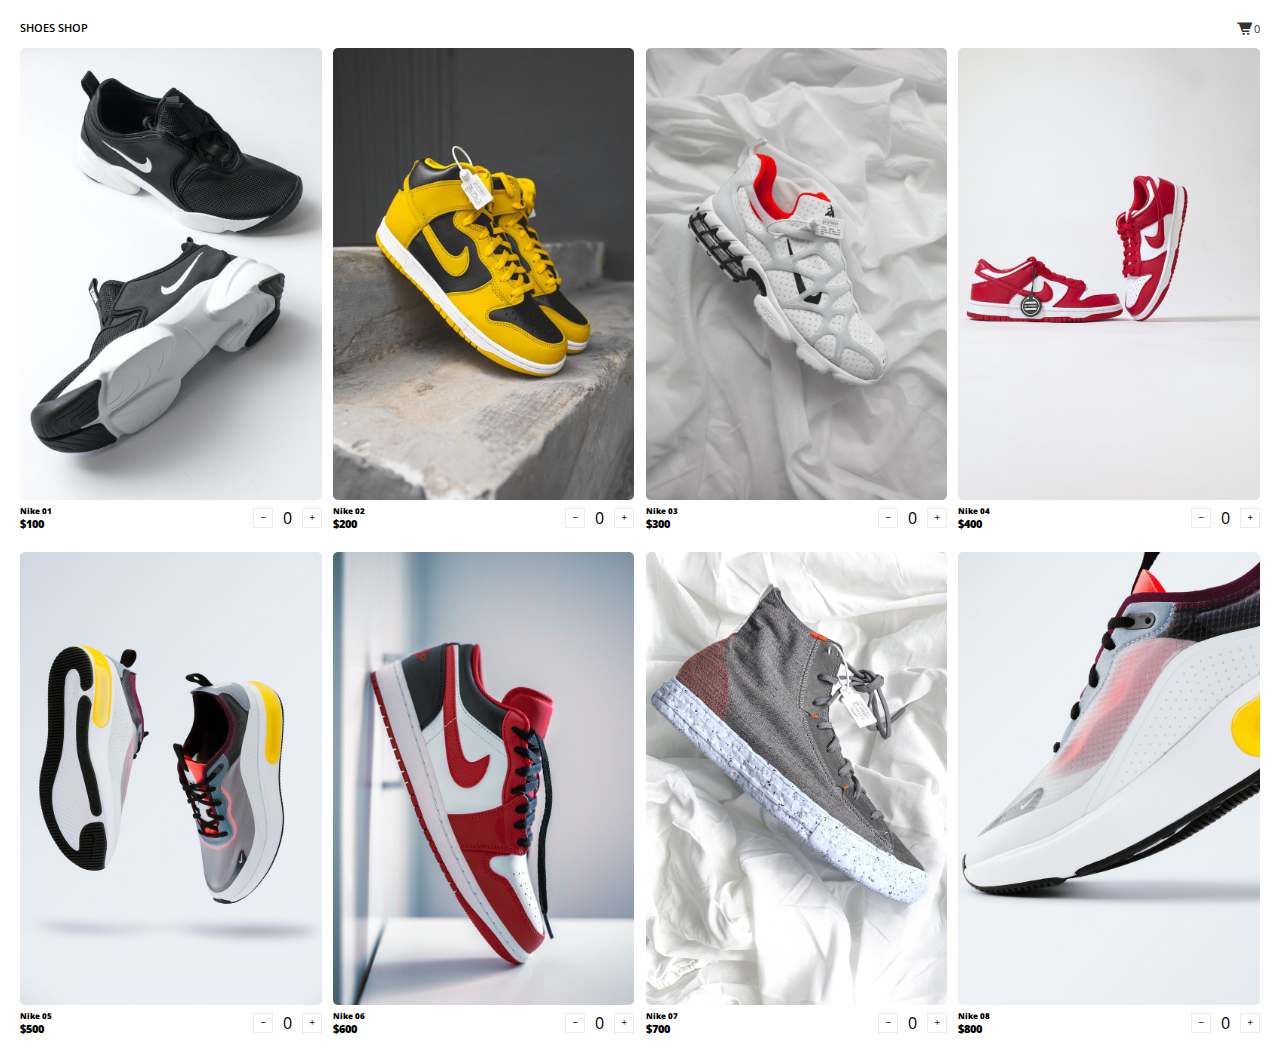
<file: index.html>
<!DOCTYPE html>
<html lang="en">
<head>
    <meta charset="UTF-8">
    <meta http-equiv="X-UA-Compatible" content="IE=edge">
    <meta name="viewport" content="width=device-width, initial-scale=1.0">
    <link href='https://unpkg.com/boxicons@2.1.2/css/boxicons.min.css' rel='stylesheet'>
    <link rel="stylesheet" href="https://cdn.jsdelivr.net/npm/bootstrap-icons@1.8.1/font/bootstrap-icons.css">
    <link rel="stylesheet" href="style.css">
    <title>shopping cart</title>
</head>
<body>
    <div class="container">
        <div class="logo_box">
            <h1>Shoes Shop</h1>
        </div>
        <a href="cart.html">
            <div class="cart_box">
                <i class='bx bxs-cart-alt' id="shopping_cart"></i>
                <div class="counts" id="cartAmount">0
                </div>        
            </div>
        </a>    
    </div>

   

    <div class="wrapper" id="shop"></div>


    <script src="data.js"></script>
    <script src="main.js"></script>
    
</body>
</html>
</file>
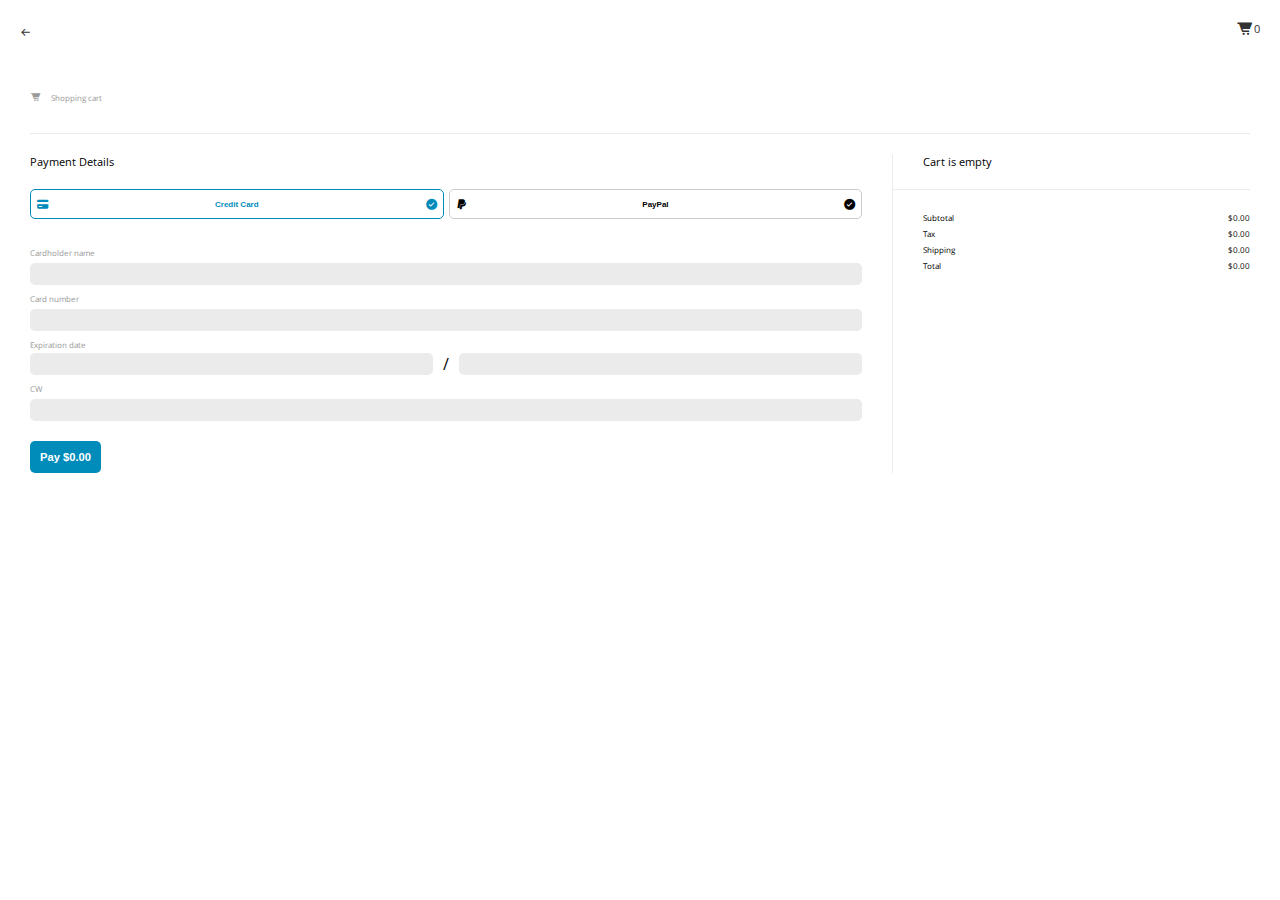
<file: cart.html>
<!DOCTYPE html>
<html lang="en">
<head>
    <meta charset="UTF-8">
    <meta http-equiv="X-UA-Compatible" content="IE=edge">
    <meta name="viewport" content="width=device-width, initial-scale=1.0">
    <link href='https://unpkg.com/boxicons@2.1.2/css/boxicons.min.css' rel='stylesheet'>
    <link rel="stylesheet" href="https://cdn.jsdelivr.net/npm/bootstrap-icons@1.8.1/font/bootstrap-icons.css">
    <link rel="stylesheet" href="style_cart.css">
    <title>Cart</title>
</head>
<body>
    <div class="container">
        <div class="logo_box">
            <a href="index.html"><i class='bx bx-arrow-back'></i></a>
        </div>
        <a href="cart.html">
            <div class="cart_box">
                <i class='bx bxs-cart-alt' id="shopping_cart"></i>
                <div class="counts" id="cartAmount">0
                </div>        
            </div>
        </a>
    </div>

    <div class="cart">
        <div class="cart_title">
            <i class='bx bxs-cart-alt'></i>Shopping cart
        </div>
        
            <div class="payment">
                <div class="payment_left">
                    <h2>Payment Details</h2>
                    <div class="payment_methods">
                        <button class="credit" id="credit">
                            <i class='bx bxs-credit-card'></i>
                            <h3>Credit Card</h3>
                            <i class='bx bxs-check-circle'></i>
                        </button>
                        <button class="paypal" id="paypal">
                            <i class='bx bxl-paypal'></i>
                            <h3>PayPal</h3>
                            <i class='bx bxs-check-circle' id="check"></i>
                        </button>     
                    </div>
                    <div class="credit_method" id="credit_method"></div>
                    <div class="payment_button" id="payment_button"></div>
                </div>
                
                <div class="payment_right">
                   
                    <div class="payment_right_top" id="payment_right_top">
                        
                        
                    </div>
                    
                    <div class="payment_right_bottom" id="payment_right_bottom"></div>
                </div>

            </div>
        
    </div>


    <script src="data.js"></script>
    <script src="cart.js"></script>
    
    
</body>
</html>
</file>
<file: style.css>
@import url('https://fonts.googleapis.com/css2?family=Open+Sans:wght@300;400;700&display=swap');

body{
    font-family: 'Open Sans', sans-serif;
}

*{
    margin: 0;
    padding: 0;
}

.container{
    display: flex;
    justify-content: space-between;
}

.container .logo_box{
    padding: 20px 20px 0 20px;
}

.container .logo_box h1{
    font-size: .7rem;
    text-transform:uppercase;
    font-weight: 600;
}

.container .cart_box{
    padding: 20px 20px 0 20px;
    display: flex;
    align-items: center;
}

.container .cart_box i{
    font-size: 1.1rem;
    cursor: pointer;
}
/* 
.container .cart_box .counts{eElements
    display: inline-block;
    background-color:rgb(0, 128, 117);
    border-radius: 50%;
    text-align: center;
    min-width: 10px;
    min-height: 10px;
    padding: 5px;
    color: white;
    line-height: 1;
    box-sizing: content-box;
    white-space: nowrap;
    font-size: .7rem;   
} */

/* .container .cart_box .counts:before{
    content: '';
    display: inline-block;
    vertical-align: middle;
    padding-top: 100%;
    height: 0;
} */

.container .cart_box span{
    /* display: inline-block;
    vertical-align: middle; */
    font-size: .5rem;
}

.wrapper{
    display: grid;
    grid-template-columns: repeat(auto-fit, minmax(250px, auto));
    gap: .7rem;
    padding: 0 20px 20px 20px;
    /* display: flex;
    flex-wrap: wrap;
    justify-content: space-evenly;
    align-items: flex-start; */
}

.wrapper .items_box{
    /* width: 250px;
    height: auto;
    margin-bottom: 100px;  */
    position: relative;
}

/* .wrapper .item{
    height: 300px;
} */

.wrapper .items_box img{
    width: 100%;
    height: auto;
}

.wrapper .cart_box {
    display: flex;
    align-items: center;
    gap: 10px;
}

.wrapper .cart_box i {
    font-size: .5rem;
    padding: 5px;
    border: 1px solid #ebebeb;
}

.wrapper .cart_box span {
    font-size: .5rem;
}

.bottom_box{
    display: flex;
    justify-content: space-between;
}

.bottom_box i{
    font-size: 1rem;
    cursor: pointer;
}

.bottom_box .info_box{
    text-decoration: none;
    list-style: none;
}

.bottom_box .info_box .price{
    font-size: .7rem;
    font-weight:900;
}

.bottom_box .info_box .title{
    font-size: .5rem;
    font-weight:900;
}

/* shopping cart */

.cart{
    width: 70%;
    height: auto;
    position: absolute;
    z-index: 1;
    background-color: white;
    /* min-height: 100vh; */
    margin: auto;
    padding: 30px;
    top: 50px;
    right: 20px;
    box-shadow: 2px 2px 6px rgba(0, 0, 0, 0.5);
    border-radius: 10px;
    transition: 1s all ease-in;
    /* display: none; */

}

.cart.active{
    display: block;
}

.cart .cart_title{
    display: flex;
    font-size: .7rem;
    padding-bottom: 30px;
    border-bottom: 1px solid #ebebeb;
}

.cart .cart_title i{
    font-size: 1rem;
    padding-right: 10px;
}

.payment{
    /* display: grid;
    grid-template-columns: 70% 30%; */
    display: flex;
    flex-grow: 1;
    margin-top: 20px;
}

.payment .payment_left{
    border-right: 1px solid #ebebeb;
    padding-right: 30px;
    width: 70%;
}

.payment .payment_left h2{
    font-size: .7rem;
    font-weight: 400;
}

.payment_left .payment_methods{
    width:100%;
    display: flex;

}

.payment_methods .credit{
    width: 50%;
    display: flex;
    justify-content: space-between;
    align-items: center;
    background-color: white;
    outline: none;
    border: 1px solid #ccc;
    padding: 0 5px;
    margin-right: 5px;
    height: 30px;
    margin-top: 20px;
    border-radius: 5px;
}

h3{
    font-size: .5rem;
}

.payment_methods .paypal{
    width: 50%;
    display: flex;
    justify-content: space-between;
    align-items: center;
    background-color: white;
    outline: none;
    border: 1px solid #ccc;
    padding: 0 5px;
    height: 30px;
    margin-top: 20px;
    border-radius: 5px;
}

.credit_method{
    padding-top: 20px;
}

.credit_method label{
    font-size: .5rem;
    color: #999;
}

#card_name{
    outline: none;
    background-color: #ebebeb;
    border: none;
    width: 100%;
    border-radius: 5px;
    padding: 5px 10px;
    font-size: .7rem;
    box-sizing: border-box;
}

#card_number{
    outline: none;
    background-color: #ebebeb;
    border: none;
    width: 100%;
    border-radius: 5px;
    padding: 5px 10px;
    font-size: .7rem;
    box-sizing: border-box;
}
.expiration{
    display: flex;
}

.expiration span{
    padding: 0 10px;
}

#card_month{
    outline: none;
    background-color: #ebebeb;
    border: none;
    width: 50%;
    border-radius: 5px;
    padding: 5px 10px;
    font-size: .7rem;
}

#card_year{
    outline: none;
    background-color: #ebebeb;
    border: none;
    width: 50%;
    border-radius: 5px;
    padding: 5px 10px;
    font-size: .7rem;
}

#card_cw {
    outline: none;
    background-color: #ebebeb;
    border: none;
    width: 100%;
    border-radius: 5px;
    padding: 5px 10px;
    font-size: .7rem;
    box-sizing: border-box;
}

.payment_button{
    width: 100%;
    margin-top: 20px;
}

.payment_button button{
    padding: 10px;
    background-color: #008CBA;
    border: none;
    color: white;
    font-size: .7rem;
    border-radius: 5px;
    font-weight: 700;
}

/* shopping cart - right top */
.payment_right_top{
    padding: 0 30px;
    border-bottom: 1px solid #ebebeb;
}

.payment_right_top h2{
    font-size: .7rem;
    font-weight: 400;
}

.item{
    margin-top: 10px;
}

.item img{
    width: 50px;
    height: 50px;
    border-radius: 5px;
    margin-right: 10px;
}

.item .item_left{
    display: flex;
    align-items: center;
    margin-bottom: 20px;
    
}

/* .item_left .item_details{
    display: flex;
    align-items: center;
} */

.item_left .item_details h4{
    font-size: .5rem;
    margin-bottom: 10px;
    font-weight: 400;
}

.item_quanity {
    display: flex;
}

.item_quanity button{
    border: none;
    width: 15px;
    height: 15px;
    font-size: .5rem;
    font-weight: 600;
    cursor: pointer;
}

.item_quanity span{
    font-size: .5rem;
    font-weight: 600;
    margin: 0 5px;
}

.item_quanity h5{
    margin-left: 10px;
}

.item_details h5{
    font-size: .5rem;
    font-weight: 600;
}

.item_left .remove{
    width: 100%;
}

.item_left .remove i{
    margin-left: 100%;
    color: #ccc;
    cursor: pointer;
}

.payment_right_bottom{
    padding: 20px 0 20px 30px;
    display: flex;
    justify-content: space-between;
    align-items: center;
}

.payment_right_bottom .total_left{
    line-height: 2;
}

.payment_right_bottom .total_left h6{
    font-size: .5rem;
    font-weight: 400;
}

.payment_right_bottom .total_left #total{
    font-size: .5rem;
    font-weight: 800;
}

.payment_right_bottom .total_right{
    line-height: 2;
    text-align: right;
}

.payment_right_bottom .total_right h6{
    font-size: .5rem;
    font-weight: 400;
}

.payment_right_bottom .total_right #totalPrice{
    font-size: .5rem;
    font-weight: 800;
}

a {
    text-decoration: none;
    color: #333;
    font-size: .7rem;
}

/* responsive */
@media (max-width: 768px) {
    .payment {flex-direction: column-reverse;}

    .payment .payment_left{
        border-top: 1px solid #ebebeb;
        padding-right: 30px;
        width: 100%;
    }

    .payment_right_top{
        padding: 0 20px 0 0;
        border-bottom: 1px solid #ebebeb;
    }

    .payment_right_bottom{
        padding: 20px 0 20px 0px;
        display: flex;
        justify-content: space-between;
        align-items: center;
    }
}
</file>
<file: style_cart.css>
@import url('https://fonts.googleapis.com/css2?family=Open+Sans:wght@300;400;700&display=swap');

body{
    font-family: 'Open Sans', sans-serif;
}

*{
    margin: 0;
    padding: 0;
}

.container{
    display: flex;
    justify-content: space-between;
}

.container .logo_box{
    padding: 20px;
}

.container .logo_box h1{
    font-size: 1rem;
    text-transform:uppercase;
}

.container .cart_box{
    padding: 20px;
    display: flex;
    align-items: center;
}

.container .cart_box i{
    font-size: 1.1rem;
    cursor: pointer;
}

.container .cart_box span{
    /* display: inline-block;
    vertical-align: middle; */
    font-size: .5rem;
}



/* shopping cart */

.cart{
    
    height: auto;
    
    
    background-color: white;
    /* min-height: 100vh; */
    margin: auto;
    padding: 30px;
    top: 50px;
    right: 20px;
   
    border-radius: 10px;
    transition: 1s all ease-in;
    /* display: none; */

}

.cart.active{
    display: block;
}

.cart .cart_title{
    display: flex;
    font-size: .5rem;
    padding-bottom: 30px;
    border-bottom: 1px solid #ebebeb;
    color: #999;
}

.cart .cart_title i{
    font-size: .7rem;
    padding-right: 10px;
}

.payment{
    /* display: grid;
    grid-template-columns: 70% 30%; */
    display: flex;
    flex-grow: 1;
    margin-top: 20px;
}

.payment .payment_left{
    border-right: 1px solid #ebebeb;
    padding-right: 30px;
    width: 70%;
}

.payment .payment_left h2{
    font-size: .7rem;
    font-weight: 400;
}

.payment_left .payment_methods{
    width:100%;
    display: flex;

}

.payment_methods .credit{
    width: 50%;
    display: flex;
    justify-content: space-between;
    align-items: center;
    background-color: white;
    outline: none;
    border: 1px solid #008CBA;
    padding: 0 5px;
    margin-right: 5px;
    height: 30px;
    margin-top: 20px;
    border-radius: 5px;
    color: #008CBA;
    cursor: pointer;
}

.payment_methods .credit i{
    color: #008CBA;
}


h3{
    font-size: .5rem;
}

.payment_methods .paypal{
    width: 50%;
    display: flex;
    justify-content: space-between;
    align-items: center;
    background-color: white;
    outline: none;
    border: 1px solid #ccc;
    padding: 0 5px;
    height: 30px;
    margin-top: 20px;
    border-radius: 5px;
    cursor: pointer;
}

.credit_method{
    padding-top: 20px;
}

.credit_method label{
    font-size: .5rem;
    color: #999;
}

#card_name{
    outline: none;
    background-color: #ebebeb;
    border: none;
    width: 100%;
    border-radius: 5px;
    padding: 5px 10px;
    font-size: .7rem;
    box-sizing: border-box;
}

#card_number{
    outline: none;
    background-color: #ebebeb;
    border: none;
    width: 100%;
    border-radius: 5px;
    padding: 5px 10px;
    font-size: .7rem;
    box-sizing: border-box;
}
.expiration{
    display: flex;
}

.expiration span{
    padding: 0 10px;
}

#card_month{
    outline: none;
    background-color: #ebebeb;
    border: none;
    width: 50%;
    border-radius: 5px;
    padding: 5px 10px;
    font-size: .7rem;
}

#card_year{
    outline: none;
    background-color: #ebebeb;
    border: none;
    width: 50%;
    border-radius: 5px;
    padding: 5px 10px;
    font-size: .7rem;
}

#card_cw {
    outline: none;
    background-color: #ebebeb;
    border: none;
    width: 100%;
    border-radius: 5px;
    padding: 5px 10px;
    font-size: .7rem;
    box-sizing: border-box;
}

.payment_button{
    width: 100%;
    margin-top: 20px;
}

.payment_button button{
    padding: 10px;
    background-color: #008CBA;
    border: none;
    color: white;
    font-size: .7rem;
    border-radius: 5px;
    font-weight: 700;
    cursor: pointer;
}

/* shopping cart - right top */

.payment_right{
    width: 30%;
}

.payment_right_top{
    padding: 0 30px;
    border-bottom: 1px solid #ebebeb;
    max-height: 280px;
    overflow-y: scroll;
}

::-webkit-scrollbar{
    width: 5px;
}

::-webkit-scrollbar-thumb{
    background: #ebebeb;
}

::-webkit-scrollbar-thumb:hover{
    background: #ccc;
}
    

/* .item{
    margin-top: 10px;
} */

.item img{
    width: 50px;
    height: 50px;
    border-radius: 5px;
    margin-right: 10px;
}

.item .item_left{
    display: flex;
    align-items: center;
    margin-bottom: 20px;
    
}

/* .item_left .item_details{
    display: flex;
    align-items: center;
} */

.item_left .item_details h4{
    font-size: .5rem;
    margin-bottom: 10px;
    font-weight: 400;
}

.item_quanity {
    display: flex;
}

.item_quanity button{
    background-color: white;
    border: 1px solid #ebebeb;
    width: 15px;
    height: 15px;
    font-size: .5rem;
    font-weight: 600;
    cursor: pointer;
}

.item_quanity span{
    font-size: .5rem;
    font-weight: 600;
    margin: 0 5px;
}

.item_quanity h5{
    margin-left: 10px;
}

.item_details h5{
    font-size: .5rem;
    font-weight: 600;
}

.item_left .remove{
    width: 100%;
}

.item_left .remove i{
    margin-left: 100%;
    color: #ccc;
    cursor: pointer;
}

.payment_right_bottom{
    padding: 20px 0 20px 30px;
    display: flex;
    justify-content: space-between;
    align-items: center;
   
}

.payment_right_bottom .total_left{
    line-height: 2;
}

.payment_right_bottom .total_left h6{
    font-size: .5rem;
    font-weight: 400;
}

.payment_right_bottom .total_left #total{
    font-size: .5rem;
    font-weight: 800;
}

.payment_right_bottom .total_right{
    line-height: 2;
    text-align: right;
}

.payment_right_bottom .total_right h6{
    font-size: .5rem;
    font-weight: 400;
}

.payment_right_bottom .total_right #totalPrice{
    font-size: .5rem;
    font-weight: 800;
}

.empty_cart{
    font-size: .7rem;
    margin-bottom: 20px;

}

a {
    text-decoration: none;
    color: #333;
    font-size: .7rem;
}

.paypal_content {
    font-size: .7rem;
}

/* responsive */
@media (max-width: 768px) {
    .payment {flex-direction: column-reverse;}

    .payment_right{
        width: 100%;
    }

    .payment .payment_left{
        border-top: 1px solid #ebebeb;
        padding-right: 30px;
        padding-top: 20px;
        width: 100%;
    }

    .payment_right_top{
        padding: 0 20px 0 0;
        border-bottom: 1px solid #ebebeb;
    }

    .payment_right_bottom{
        padding: 20px 0 20px 0px;
        display: flex;
        justify-content: space-between;
        align-items: center;
        width: 100%;
    }
}
</file>
